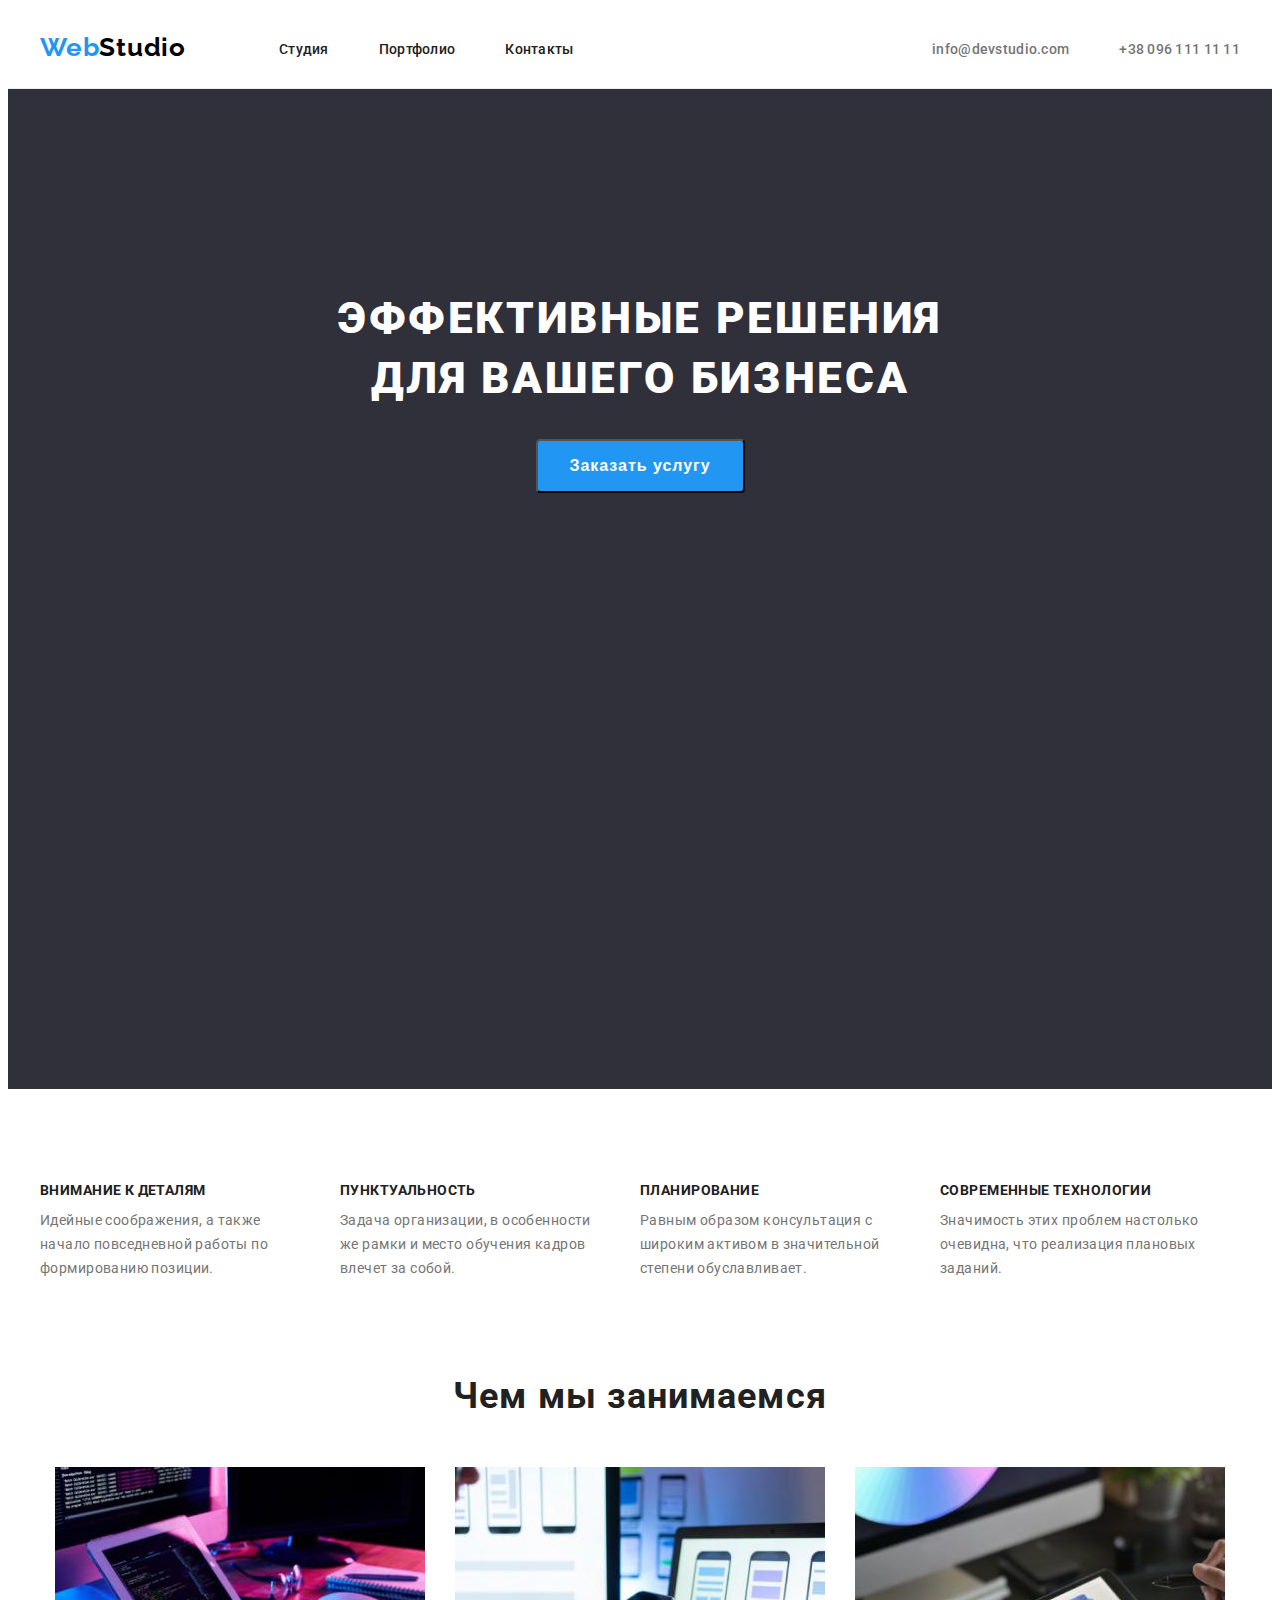
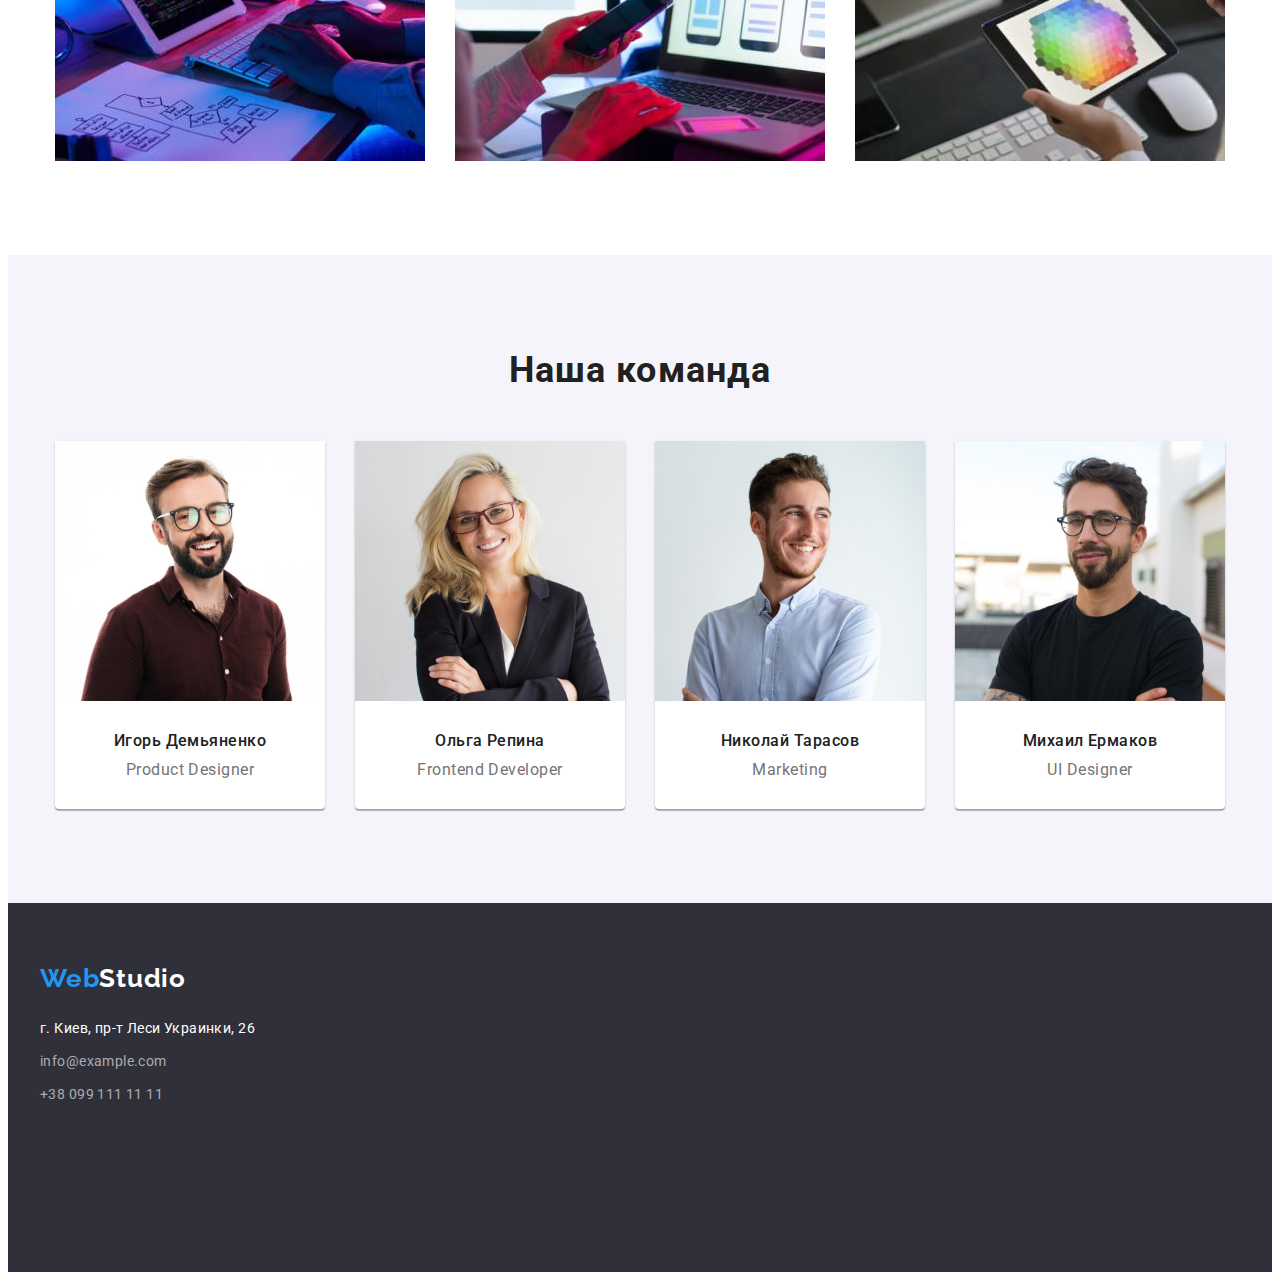
<file: index.html>
<!DOCTYPE html>
<html lang="ru">

<head>
    <meta charset="UTF-8">
    <meta http-equiv="X-UA-Compatible" content="IE=edge">
    <meta name="viewport" content="width=device-width, initial-scale=1.0">
    <title>Студия</title>
    <link rel="preconnect" href="https://fonts.googleapis.com">
    <link rel="preconnect" href="https://fonts.gstatic.com" crossorigin>
    <link
        href="https://fonts.googleapis.com/css2?family=Raleway:wght@700&family=Roboto:wght@400;500;700;900&display=swap"
        rel="stylesheet">
    <link rel="stylesheet" href="https://cdnjs.cloudflare.com/ajax/libs/modern-normalize/1.1.0/modern-normalize.min.css"
        integrity="sha512-wpPYUAdjBVSE4KJnH1VR1HeZfpl1ub8YT/NKx4PuQ5NmX2tKuGu6U/JRp5y+Y8XG2tV+wKQpNHVUX03MfMFn9Q=="
        crossorigin="anonymous" referrerpolicy="no-referrer" />
    <link rel="stylesheet" href="./css/styles.css">
</head>

<body>
    <header class="header">
        <div class="container header-container">
            <nav class="header-navigation">
                <a lang="en" href="" class="logo link logo-header">Web<span class="header-logo-right">Studio</span></a>
                <ul class="header-list list">
                    <li class="header-item">
                        <a class="header-link link" href="">Студия</a>
                    </li>
                    <li class="header-item">
                        <a class="header-link link" href="./portfolio.html">Портфолио</a>
                    </li>
                    <li class="header-item">
                        <a class="header-link link" href="">Контакты</a>
                    </li>
                </ul>
            </nav>
            <div class="header-contacts-list">
                <ul class="header-contacts-list list">
                    <li><a class="header-contacts-link link1 link"
                            href="mailto:info@devstudio.com">info@devstudio.com</a></li>
                    <li><a class="header-contacts-link link" href="tel:+380961111111">+38 096 111 11 11</a></li>
                </ul>
            </div>
        </div>
    </header>
    <main>
        <section class="section hero">
            <div class="container hero-container">
                <h1 class="hero-title">Эффективные решения <br>для вашего бизнеса</h1>
                <button type="button" class="hero-btn">Заказать услугу</button>
            </div>
        </section>

        <section class="section ">
            <div class="container features-container">
                <h2 hidden class="features"> Особенности </h2>
                <ul class="features-list list">
                    <li class="features-item">
                        <h3 class="features-title">Внимание к деталям</h3>
                        <p class="features-text">Идейные соображения, а также начало повседневной работы по формированию
                            позиции.</p>
                    </li>
                    <li class="features-item">
                        <h3 class="features-title">Пунктуальность</h3>
                        <p class="features-text">Задача организации, в особенности же рамки и место обучения кадров
                            влечет
                            за собой.</p>
                    </li>
                    <li class="features-item">
                        <h3 class="features-title">Планирование</h3>
                        <p class="features-text">Равным образом консультация с широким активом в значительной степени
                            обуславливает.</p>
                    </li>
                    <li class="features-item">
                        <h3 class="features-title">Современные технологии</h3>
                        <p class="features-text">Значимость этих проблем настолько очевидна, что реализация плановых
                            заданий.</p>
                    </li>
                </ul>
            </div>
        </section>

        <section class="section-about">
            <div class="container about container">
                <h2 class="about-title">Чем мы занимаемся</h2>
                <ul class="about-list list">
                    <li class="about-item"><img src="./images/whatwedo1.jpg" alt="человек печатает" width="370"></li>
                    <li class="about-item"><img src="./images/whatwedo2.jpg" alt="человек оформляет" width="370"></li>
                    <li class="about-item"><img src="./images/whatwedo3.jpg" alt="человек дизайнит" width="370"></li>
                </ul>
            </div>



        </section>
        <section class=" section section-team">
            <div class="container">
                <h2 class="team-title">Наша команда</h2>
                <ul class="team-list list">
                    <li class="team-item">
                        <img src="./images/ourteam1.jpg" alt="Игорь Демьяненко" width="270" class="team-member-photo">
                        <div class="team-info">
                            <h3 class="team-member-name">Игорь Демьяненко</h3>
                            <p lang="en" class="team-member-position">Product Designer</p>
                        </div>
                    </li>
                    <li class="team-item">
                        <img src="./images/ourteam2.jpg" alt="Ольга Репина" width="270" class="team-member-photo">
                        <div class="team-info">
                            <h3 class="team-member-name">Ольга Репина</h3>
                            <p lang="en" class="team-member-position">Frontend Developer</p>
                        </div>
                    </li>
                    <li class="team-item">
                        <img src="./images/ourteam3.jpg" alt="Николай Тарасов" width="270" class="team-member-photo">
                        <div class="team-info">
                            <h3 class="team-member-name">Николай Тарасов</h3>
                            <p lang="en" class="team-member-position">Marketing</p>
                        </div>
                    </li>
                    <li class="team-item">
                        <img src="./images/ourteam4.jpg" alt="Михаил Ермаков" width="270" class="team-member-photo">
                        <div class="team-info">
                            <h3 class="team-member-name">Михаил Ермаков</h3>
                            <p lang="en" class="team-member-position">UI Designer</p>
                        </div>
                    </li>
                </ul>
            </div>
        </section>
    </main>
    <footer class="footer">
        <div class="container footer-container">
            <address>
                <a lang="en" href="" class="logo-footer logo link">Web<span class="footer-logo-right">Studio</span></a>



                <ul class="footer-contacts-list list">
                    <li class="footer-contacts-link"><a class="studio-address footer-link link" href="">г. Киев, пр-т
                            Леси
                            Украинки, 26</a></li>
                    <li class="footer-contacts-link"><a class="footer-contacts-link footer-link link"
                            href="mailto:info@example.com">info@example.com</a></li>
                    <li class="footer-contacts-link"><a class="footer-contacts-link footer-link link"
                            href="tel:++380991111111">+38 099 111 11 11</a></li>
                </ul>
            </address>

        </div>
    </footer>

</body>

</html>
</file>
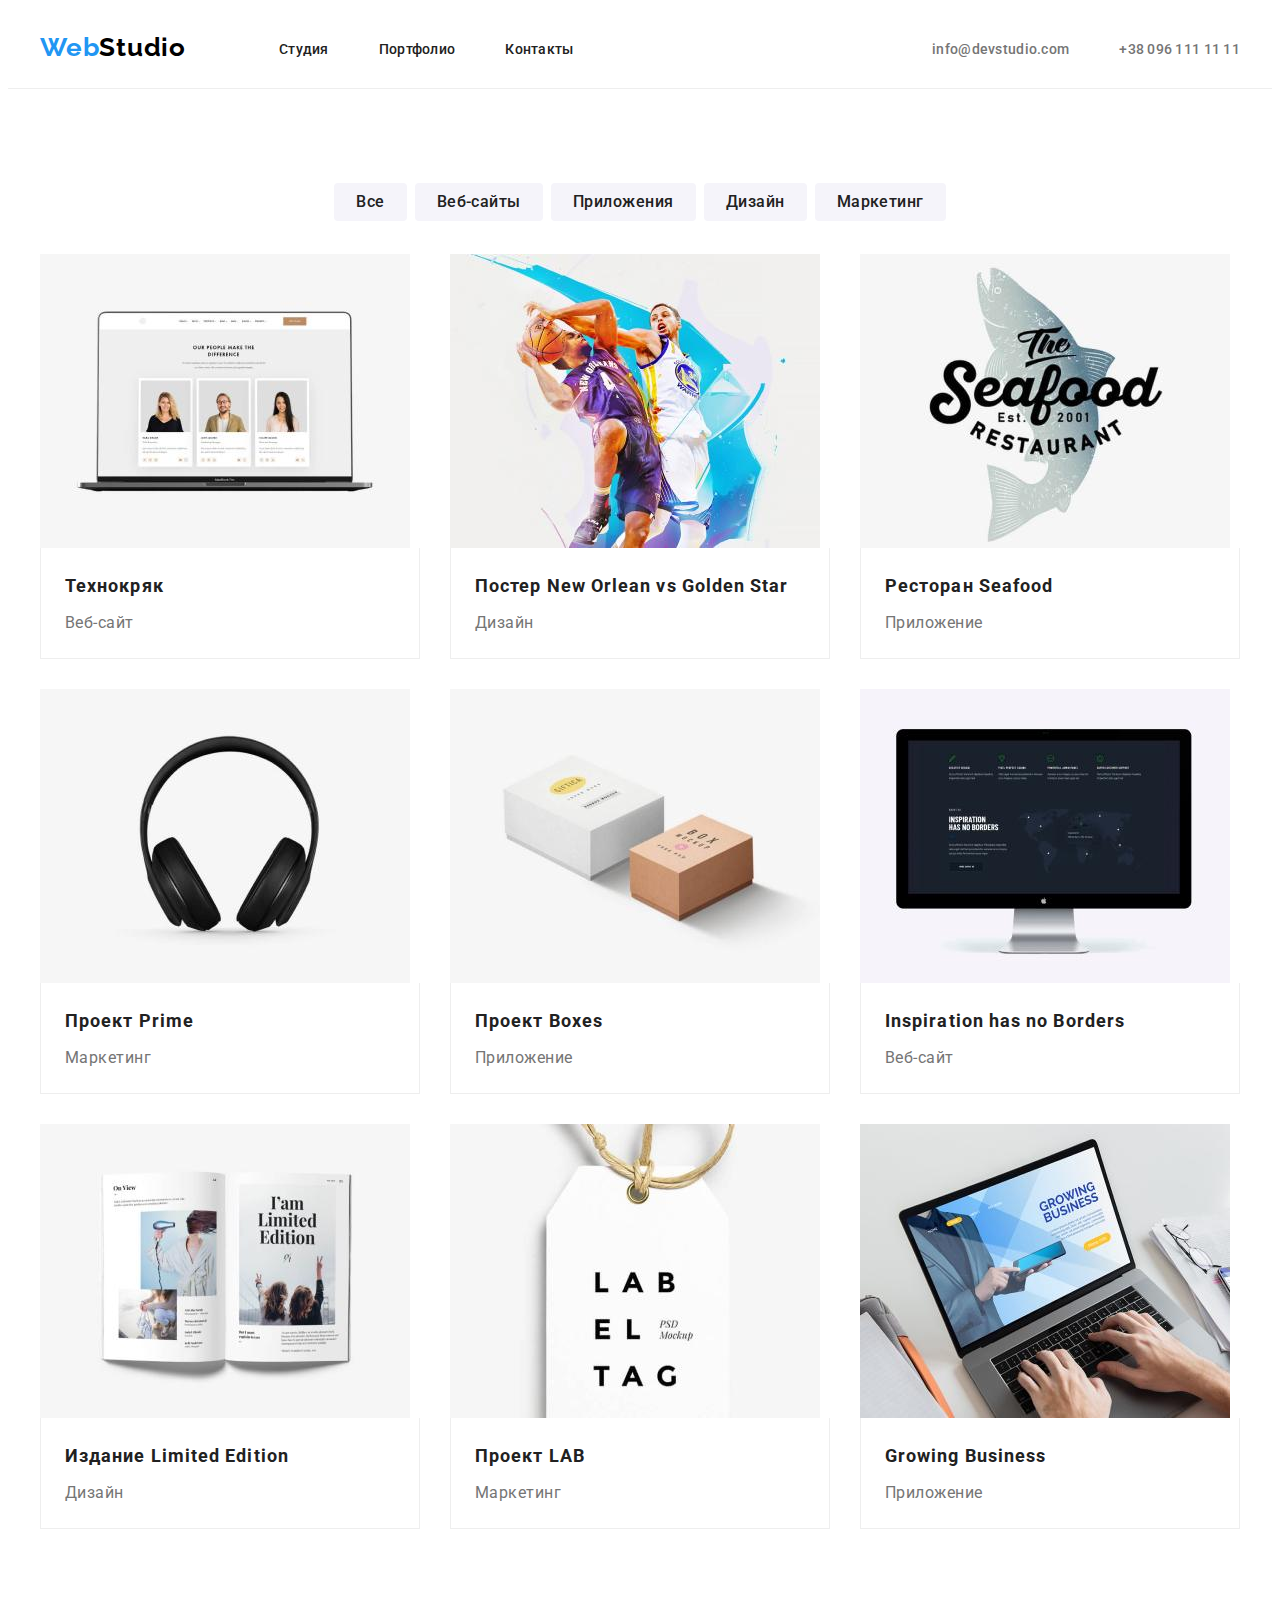
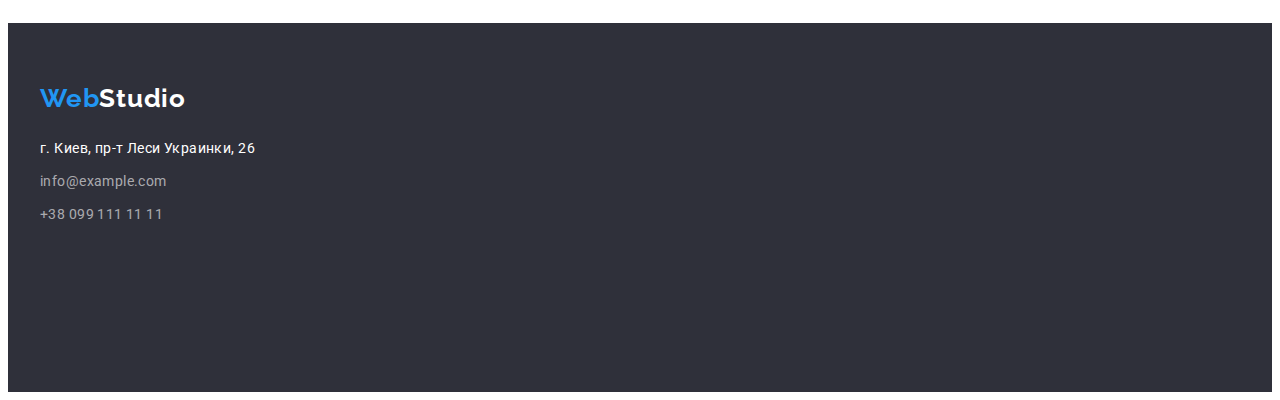
<file: portfolio.html>
<!DOCTYPE html>
<html lang="en">

<head>
    <meta charset="UTF-8">
    <meta http-equiv="X-UA-Compatible" content="IE=edge">
    <meta name="viewport" content="width=device-width, initial-scale=1.0">
    <title>Портфолио</title>
    <link rel="preconnect" href="https://fonts.googleapis.com">
    <link rel="preconnect" href="https://fonts.gstatic.com" crossorigin>
    <link
        href="https://fonts.googleapis.com/css2?family=Raleway:wght@700&family=Roboto:wght@400;500;700;900&display=swap"
        rel="stylesheet">
    <link rel="stylesheet" href="https://cdnjs.cloudflare.com/ajax/libs/modern-normalize/1.1.0/modern-normalize.min.css"
        integrity="sha512-wpPYUAdjBVSE4KJnH1VR1HeZfpl1ub8YT/NKx4PuQ5NmX2tKuGu6U/JRp5y+Y8XG2tV+wKQpNHVUX03MfMFn9Q=="
        crossorigin="anonymous" referrerpolicy="no-referrer" />
    <link rel="stylesheet" href="./css/styles.css">
</head>

<body>
    <header class="header">
        <div class="container header-container">
            <nav class="header-navigation">
                <a lang="en" href="" class="logo link logo-header">Web<span class="header-logo-right">Studio</span></a>
                <ul class="header-list list">
                    <li class="header-item">
                        <a class="header-link link" href="./index.html">Студия</a>
                    </li>
                    <li class="header-item">
                        <a class="header-link link" href="">Портфолио</a>
                    </li>
                    <li class="header-item">
                        <a class="header-link link" href="">Контакты</a>
                    </li>
                </ul>
            </nav>
            <div class="header-contacts-list">
                <ul class="header-contacts-list list">
                    <li><a class="header-contacts-link link1 link"
                            href="mailto:info@devstudio.com">info@devstudio.com</a>
                    </li>
                    <li><a class="header-contacts-link link" href="tel:+380961111111">+38 096 111 11 11</a></li>
                </ul>
            </div>
        </div>
    </header>
    <main>
        <section class="projects section">
            <div class="filter-container container">
                <ul class="filter-btn-list list">
                    <li><button class="filter-btn filter-btn1 cursor" type="button">Все</button></li>
                    <li><button class="filter-btn cursor" type="button">Веб-сайты</button></li>
                    <li><button class="filter-btn cursor" type="button">Приложения</button></li>
                    <li><button class="filter-btn cursor" type="button">Дизайн</button></li>
                    <li><button class="filter-btn cursor" type="button">Маркетинг</button></li>

                </ul>

                <ul class="project-list list">
                    <li class="project-item-link "><a class="link" href="">
                            <img class="project-photo" src="./images/portfolio1.jpg" alt="Технокряк" width="370">
                            <div class="project-info">
                                <h3 class="project-title">Технокряк</h3>
                                <p class="project-text">Веб-сайт</p>
                            </div>
                        </a>
                    </li>
                    <li class="project-item-link"><a class="link" href="">
                            <img class="project-photo" src="./images/portfolio2.jpg"
                                alt="Постер New Orlean vs Golden Star" width="370">
                            <div class="project-info">
                                <h3 class="project-title">Постер New Orlean vs Golden Star</h3>
                                <p class="project-text">Дизайн</p>
                            </div>
                        </a>
                    </li>
                    <li class="project-item-link"><a class="link" href="">
                            <img class="project-photo" src="./images/portfolio3.jpg" alt="Ресторан Seafood" width="370">
                            <div class="project-info">
                                <h3 class="project-title">Ресторан Seafood</h3>
                                <p class="project-text">Приложение</p>
                            </div>
                        </a>
                    </li>
                    <li class="project-item-link"><a class="link" href=""><img class="project-photo"
                                src="./images/portfolio4.jpg" alt="Проект Prime" width="370">
                            <div class="project-info">
                                <h3 class="project-title">Проект Prime</h3>
                                <p class="project-text">Маркетинг</p>
                            </div>
                        </a>
                    </li>
                    <li class="project-item-link"><a class="link" href=""><img class="project-photo"
                                src="./images/portfolio5.jpg" alt="Проект Boxes" width="370">
                            <div class="project-info">
                                <h3 class="project-title">Проект Boxes</h3>
                                <p class="project-text">Приложение</p>
                        </a>
            </div>
            </li>
            <li class="project-item-link"><a class="link" href=""><img class="project-photo"
                        src="./images/portfolio6.jpg" alt="Inspiration has no Borders" width="370">
                    <div class="project-info">
                        <h3 class="project-title">Inspiration has no Borders</h3>
                        <p class="project-text">Веб-сайт</p>
                    </div>
                </a>
            </li>
            <li class="project-item-link"><a class="link" href=""><img class="project-photo"
                        src="./images/portfolio7.jpg" alt="Издание Limited Edition" width="370">
                    <div class="project-info">
                        <h3 class="project-title">Издание Limited Edition</h3>
                        <p class="project-text">Дизайн</p>
                    </div>
                </a>
            </li>
            <li class="project-item-link"><a class="link" href=""><img class="project-photo"
                        src="./images/portfolio8.jpg" alt="Проект LAB" width="370">
                    <div class="project-info">
                        <h3 class="project-title">Проект LAB</h3>
                        <p class="project-text">Маркетинг</p>
                    </div>
                </a>
            </li>
            <li class="project-item-link"><a class="link" href=""><img class="project-photo"
                        src="./images/portfolio9.jpg" alt="Growing Business" width="370">
                    <div class="project-info">
                        <h3 class="project-title">Growing Business</h3>
                        <p class="project-text">Приложение</p>
                    </div>
                </a>
            </li>
            </ul>
            </div>
        </section>
    </main>
    <footer class="footer">
        <div class="container footer-container">
            <address>
                <a lang="en" href="" class="logo-footer logo link">Web<span class="footer-logo-right">Studio</span></a>



                <ul class="footer-contacts-list list">
                    <li class="footer-contacts-link"><a class="studio-address footer-link link" href="">г. Киев, пр-т
                            Леси
                            Украинки, 26</a></li>
                    <li class="footer-contacts-link"><a class="footer-contacts-link footer-link link"
                            href="mailto:info@example.com">info@example.com</a></li>
                    <li class="footer-contacts-link"><a class="footer-contacts-link footer-link link"
                            href="tel:++380991111111">+38 099 111 11 11</a></li>
                </ul>
            </address>

        </div>
    </footer>
</body>

</html>
</file>
<file: css/styles.css>
:root {
  --primary-text-color: #212121;
  --secondary-text-color: #757575;
  --accent-color: #2196f3;
  --secondary-accent-color: #ffffff;
  --primary-footer-color: #ffffff 60%;
  --secondary-footer-color: #ffffff;
  --header-text-color: #212121;
}

p,
h1,
h2,
h3,
h4,
h5,
h6 {
  margin: 0;
}

ul {
  margin: 0;
  padding-left: 0;
}
img {
  display: block;
  max-width: 100%;
  height: auto;
}
body {
  font-family: 'Roboto', sans-serif;
  text-decoration-color: #212121;
}
.container {
  width: 1200px;
  margin-left: auto;
  margin-right: auto;
  padding-left: 15px;
  padding-right: 15px;
  /* outline: 2px solid tomato; */
}

.logo {
  font-family: Raleway;
  font-style: normal;
  font-weight: bold;
  font-size: 26px;
  line-height: calc(31 / 26);
  letter-spacing: 0.03em;
  color: #2196f3;
}
.section:not(:first-child) {
  padding-top: 94px;
  padding-bottom: 94px;
}

/* -------- header ------------ */
.header-logo-right {
  color: #000000;
}
.header-link {
  font-weight: 500;
  font-size: 14px;
  line-height: 1.14;
  letter-spacing: 0.02em;
  color: var(--header-text-color);
  padding-top: 32px;
  padding-bottom: 31px;
}

.header-link:hover,
.header-link:focus {
  color: var(--accent-color);
}
.header-contacts-link:hover,
.header-contacts-link:focus {
  color: var(--accent-color);
}
.link {
  text-decoration: none;
}
.list {
  list-style: none;
}
.header-contacts-link {
  font-weight: 500;
  font-size: 14px;
  line-height: 1.14;
  letter-spacing: 0.02em;
  color: #757575;
  padding-top: 32px;
  padding-bottom: 31px;
}
.header-container {
  display: flex;
}
.header-navigation {
  display: flex;
  align-items: center;
}
.header-contacts-list {
  display: flex;
  margin-left: auto;
  align-items: center;
}
.header-list {
  display: flex;
  align-items: center;
}
.header-item:not(:last-child) {
  margin-right: 50px;
}
.logo-header {
  margin-right: 93px;
  padding-top: 24px;
  padding-bottom: 25px;
}
.header-contacts-link {
  margin-left: 50px;
}
.link1 {
  margin-left: 0;
}
.header {
  background: #ffffff;
  border: 1px solid #eeeeee;
  box-sizing: border-box;
  border-top: none;
  border-left: none;
  border-right: none;
}

/* ------------ hero -----------*/

.hero-title {
  font-weight: 900;
  font-size: 44px;
  line-height: 1.36;
  text-align: center;
  letter-spacing: 0.06em;
  text-transform: uppercase;
  color: #ffffff;
}
.hero-btn {
  color: #ffffff;
  background: #2196f3;
  font-weight: bold;
  font-size: 16px;
  line-height: 1.87;

  text-align: center;
  letter-spacing: 0.06em;
  color: #ffffff;
  border-radius: 4px;
  padding: 10px 32px;
  margin-top: 30px;
}
.hero {
  background: #2f303a;
  justify-content: center;
  text-align: center;

  padding-left: auto;
  padding-right: auto;
  padding-top: 200px;
  padding-bottom: 200px;
  height: 600px;
}

/* ---------- features -----------*/
.features-title {
  font-weight: bold;
  font-size: 14px;
  line-height: 1.14;
  letter-spacing: 0.03em;
  text-transform: uppercase;
  color: var(--primary-text-color);
  margin-bottom: 10px;
}

.features-text {
  font-weight: normal;
  font-size: 14px;
  line-height: 1.71;
  letter-spacing: 0.03em;
  color: var(--secondary-text-color);
}
.features-list {
  display: flex;
}
.features-item {
  margin-left: 30px;
  width: 270px;
  justify-content: center;
}
.features-item:first-child {
  margin-left: 0;
}

/* ---------about----------- */

.about-title {
  font-weight: bold;
  font-size: 36px;
  line-height: calc(42 / 36);
  text-align: center;
  letter-spacing: 0.03em;
  color: var(--primary-text-color);
  margin-bottom: 50px;
  justify-content: center;
}
.about-list {
  display: flex;
  justify-content: center;
}
.about-item:not(:first-child) {
  margin-left: 30px;
}
.section-about {
  padding-bottom: 94px;
}
.about-container {
  display: flex;
}
/* ------------our team------------- */

.team-title {
  font-weight: bold;
  font-size: 36px;
  line-height: calc(42 / 36);
  text-align: center;
  letter-spacing: 0.03em;
  color: var(--primary-text-color);
  justify-content: center;
  margin-bottom: 50px;
}
.team-member-name {
  font-weight: 500;
  font-size: 16px;
  line-height: calc(19 / 16);
  text-align: center;
  letter-spacing: 0.03em;
  color: var(--primary-text-color);
}
.team-member-position {
  font-weight: normal;
  font-size: 16px;
  line-height: calc(19 / 16);
  text-align: center;
  letter-spacing: 0.03em;
  color: var(--secondary-text-color);
}
.team-member-photo {
}
.team-list {
  display: flex;
  justify-content: center;
}
.team-item {
  width: 270px;
  height: 368px;
  left: 215px;
  top: 1635px;

  background: #ffffff;
  /* material shadow v1 */

  box-shadow: 0px 1px 3px rgba(0, 0, 0, 0.12), 0px 1px 1px rgba(0, 0, 0, 0.14),
    0px 2px 1px rgba(0, 0, 0, 0.2);
  border-radius: 0px 0px 4px 4px;
}
.team-item:not(:first-child) {
  margin-left: 30px;
}

.team-member-position {
  margin-top: 10px;
}
.section-team {
  background-color: #f5f4fa;
}
.team-info {
  padding-top: 30px;
  padding-bottom: 30px;
}
/* --------------footer---------------- */
.footer-logo-right {
  color: #ffffff;
}
.studio-address {
  font-weight: normal;
  font-style: normal;
  font-size: 14px;
  line-height: 1.71;
  letter-spacing: 0.03em;
  color: var(--secondary-footer-color);
}
.footer-contacts-link {
  font-style: normal;
  font-weight: normal;
  font-size: 14px;
  line-height: 1.71;
  letter-spacing: 0.03em;
  color: #ffffff99;
  margin-bottom: 9px;
}
.footer-link:hover,
.footer-link:focus {
  color: var(--accent-color);
}

.footer {
  background: #2f303a;
  height: 252px;
  padding-top: 60px;
  padding-bottom: 57px;
}
.footer-contacts-link:last-child {
  margin-bottom: 0px;
}

.footer-container {
  display: flex;
}
.logo-footer {
  display: flex;
  margin-bottom: 23px;
}

/* ------------------portfolio---------------- */
/* ------------------filters------------------ */

.filter-btn {
  font-family: Roboto;
  font-weight: 500;
  font-size: 16px;
  line-height: 1.62;
  text-align: center;
  letter-spacing: 0.03em;
  color: var(--primary-text-color);
  background: #f5f4fa;
  border-radius: 4px;
  cursor: pointer;
  border-style: none;
  padding-top: 6px;
  padding-bottom: 6px;
  padding-right: 22px;
  padding-left: 22px;
  margin-left: 8px;
}
.filter-btn1 {
  margin-left: 0px;
}

.filter-btn:hover,
.filter-btn:focus {
  color: var(--secondary-accent-color);
  background: var(--accent-color);
}
.filter-btn-list {
  display: flex;
  justify-content: center;
  margin-bottom: 33px;
}
.projects {
  padding-top: 94px;
  padding-bottom: 94px;
}
/* ----------------------projects-------------------- */

.project-title {
  font-weight: bold;
  font-size: 18px;
  line-height: 2;
  letter-spacing: 0.06em;
  color: var(--primary-text-color);
}
.project-text {
  font-weight: normal;
  font-size: 16px;
  line-height: 1.87;
  letter-spacing: 0.03em;
  color: var(--secondary-text-color);
  margin-top: 4px;
}
.project-list {
  display: flex;
  flex-wrap: wrap;
  margin-top: -30px;
  margin-left: -30px;
}
.project-item-link {
  margin-left: 30px;
  margin-top: 30px;
  margin-bottom: 0px;

  background: #ffffff;

  box-sizing: border-box;
  flex-basis: calc((100% - 90px) / 3);
}
.project-item-link:nth-child(3n) {
  margin-right: 0;
}
.project-item-link:nth-last-child(-n + 3) {
  margin-bottom: 0;
}
.project-info {
  border: 1px solid #eeeeee;
  border-top-style: none;
  padding: 20px 24px;
}
</file>
